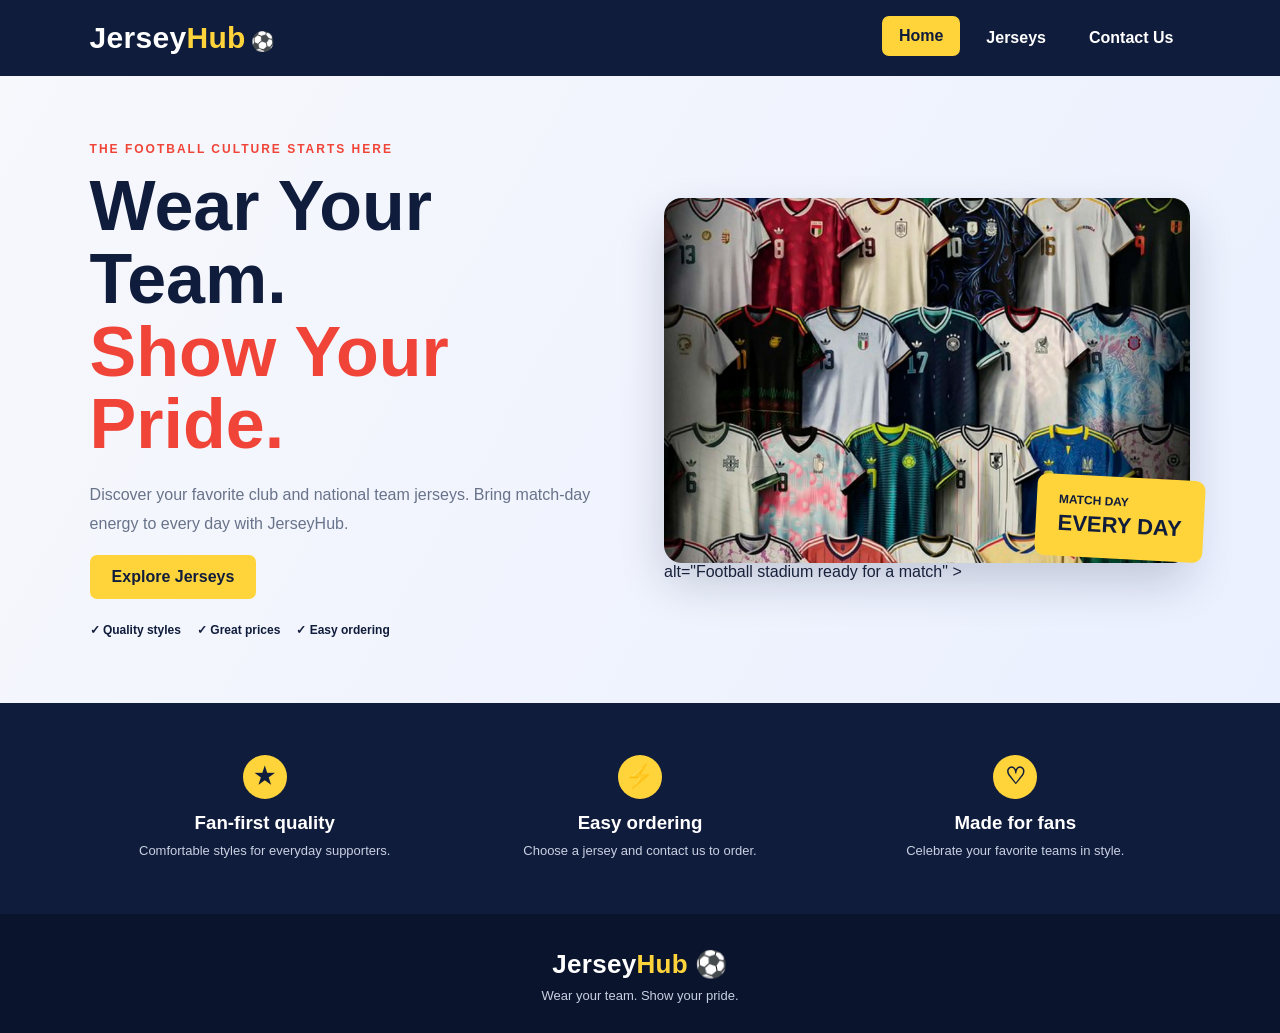
<file: JerseyHub/index.html>
<html lang="en">

<head>
    <meta charset="UTF-8">
    <meta name="viewport" content="width=device-width, initial-scale=1.0">
    <title>JerseyHub | Football Jerseys</title>

    <link rel="stylesheet" href="style.css">
    <script src="script.js" defer></script>
</head>

<body>
    <!-- Name:Jahratul Jannah Easha | ID: 2311967-->


    <div class="site-header">

        <a class="logo" href="index.html">
            Jersey<span>Hub</span><b>⚽</b>
        </a>

        <div class="navbar">
            <a class="active" href="index.html">Home</a>
            <a href="products.html">Jerseys</a>
            <a href="contact.html">Contact Us</a>
        </div>

    </div>


    <div class="hero">

        <div class="hero-copy">

            <p class="eyebrow">
                THE FOOTBALL CULTURE STARTS HERE
            </p>

            <h1>
                Wear Your Team.<br>
                <span>Show Your Pride.</span>
            </h1>

            <p class="hero-text">
                Discover your favorite club and national team jerseys.
                Bring match-day energy to every day with JerseyHub.
            </p>

            <button class="btn btn-yellow" onclick="goToProducts()">
                Explore Jerseys
            </button>

            <div class="hero-points">
                <span>✓ Quality styles</span>
                <span>✓ Great prices</span>
                <span>✓ Easy ordering</span>
            </div>

        </div>


        <div class="hero-visual">

            <img
                src="pictures/football.jpg" alt="Football">
                alt="Football stadium ready for a match"
            >

            <div class="floating-tag">
                MATCH DAY<br>
                <strong>EVERY DAY</strong>
            </div>

        </div>

    </div>


    <div class="benefits">

        <div>
            <span class="benefit-icon">★</span>
            <h3>Fan-first quality</h3>
            <p>Comfortable styles for everyday supporters.</p>
        </div>

        <div>
            <span class="benefit-icon">⚡</span>
            <h3>Easy ordering</h3>
            <p>Choose a jersey and contact us to order.</p>
        </div>

        <div>
            <span class="benefit-icon">♡</span>
            <h3>Made for fans</h3>
            <p>Celebrate your favorite teams in style.</p>
        </div>

    </div>


    <div class="site-footer">

        <a class="logo footer-logo" href="index.html">
            Jersey<span>Hub</span> ⚽
        </a>

        <p>Wear your team. Show your pride.</p>


    </div>

</body>
</html>
</file>
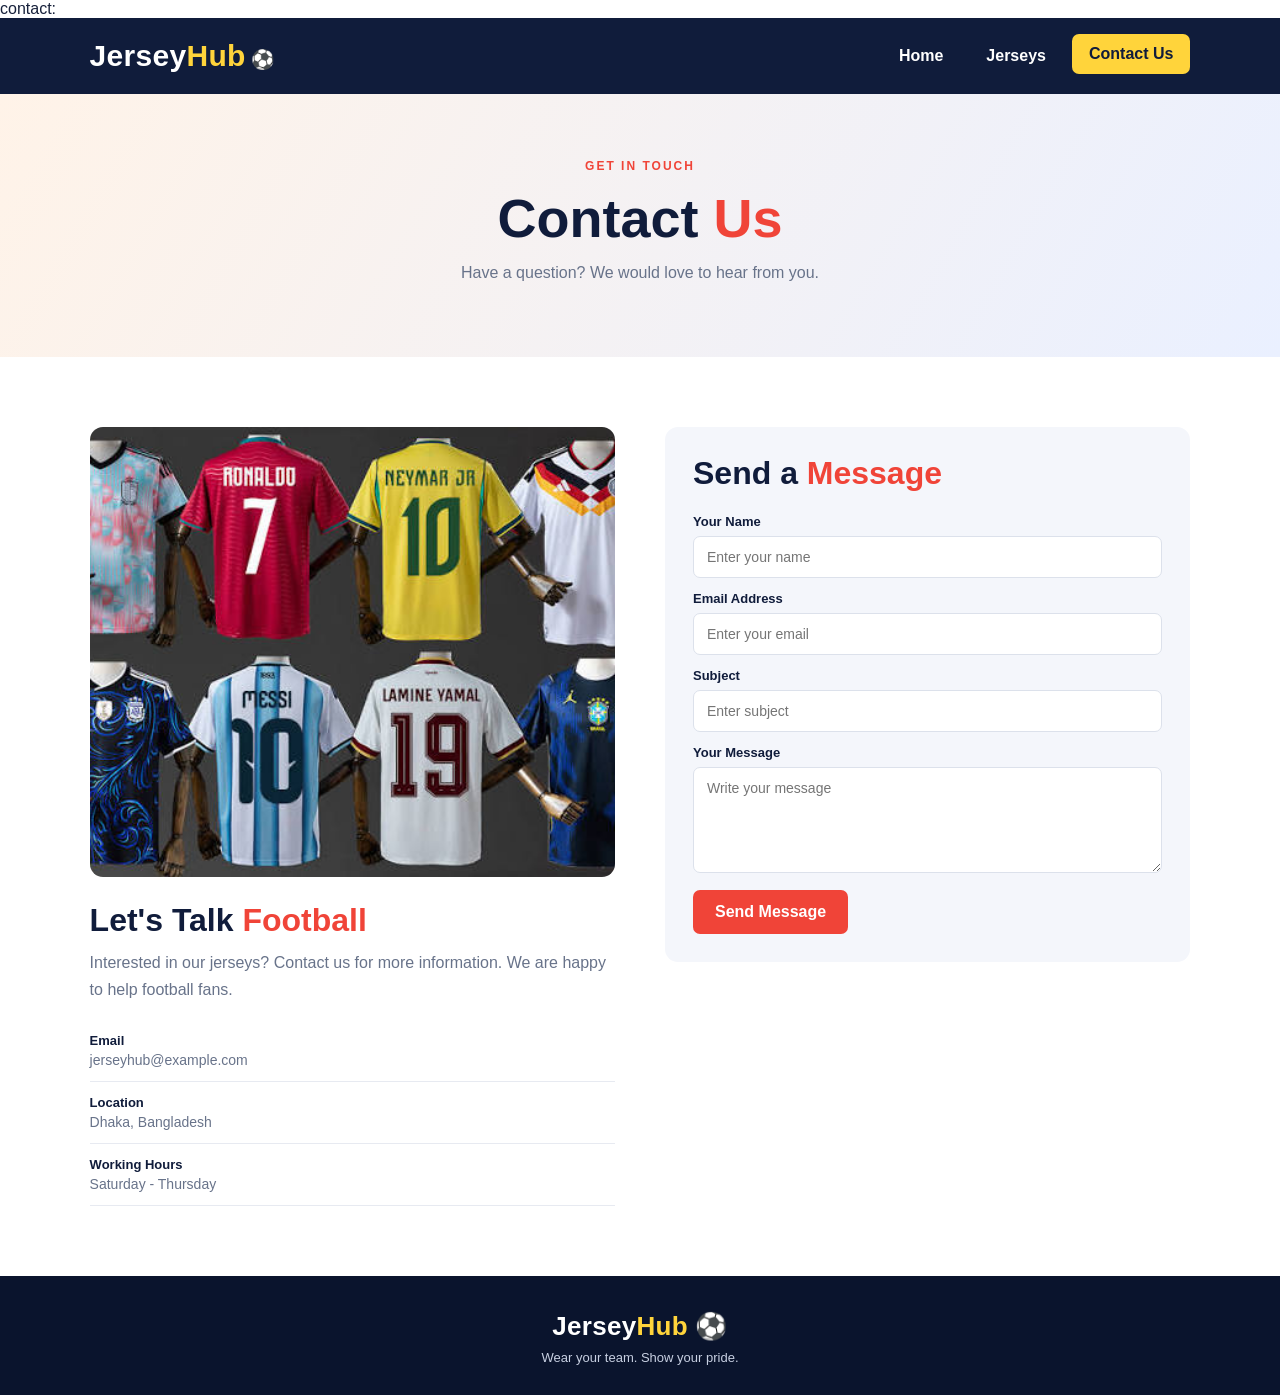
<file: JerseyHub/contact.html>
contact: <!DOCTYPE html>
<html lang="en">
<head>
    <meta charset="UTF-8">
    <meta name="viewport" content="width=device-width, initial-scale=1.0">
    <title>Contact Us | JerseyHub</title>
    <link rel="stylesheet" href="style.css">
    <script src="script.js" defer></script>
</head>

<body>

    <!-- Name:Jahratul Jannah Easha | ID: 2311967-->

    <div class="site-header">

        <a class="logo" href="index.html">Jersey<span>Hub</span><b>⚽</b></a>

        <div class="navbar" aria-label="Main navigation">
            <a href="index.html">Home</a>
            <a href="products.html">Jerseys</a>
            <a class="active" href="contact.html">Contact Us</a>
        </div>

    </div>


    <div class="page-banner contact-banner">
        <p class="eyebrow">GET IN TOUCH</p>
        <h1>Contact <span>Us</span></h1>
        <p>Have a question? We would love to hear from you.</p>
    </div>


    <div class="section contact-layout">

        <div class="contact-side">

            <img src="pictures/image.jpg" alt="Football Jersey">

            <h2>Let's Talk <span>Football</span></h2>

            <p>
                Interested in our jerseys? Contact us for more information.
                We are happy to help football fans.
            </p>

            <div class="contact-detail">
                <b>Email</b>
                <span>jerseyhub@example.com</span>
            </div>

            <div class="contact-detail">
                <b>Location</b>
                <span>Dhaka, Bangladesh</span>
            </div>

            <div class="contact-detail">
                <b>Working Hours</b>
                <span>Saturday - Thursday</span>
            </div>

        </div>


        <form class="contact-form" onsubmit="return submitContact(event)">

            <h2>Send a <span>Message</span></h2>

            <label for="fullName">Your Name</label>
            <input type="text" id="fullName" name="fullName" placeholder="Enter your name" required>

            <label for="email">Email Address</label>
            <input type="email" id="email" name="email" placeholder="Enter your email" required>

            <label for="subject">Subject</label>
            <input type="text" id="subject" name="subject" placeholder="Enter subject" required>

            <label for="message">Your Message</label>
            <textarea id="message" name="message" rows="5" placeholder="Write your message" required></textarea>

            <button type="submit" class="btn">Send Message</button>

            

        </form>

    </div>


    <div class="site-footer">

        <a class="logo footer-logo" href="index.html">Jersey<span>Hub</span> ⚽</a>

        <p>Wear your team. Show your pride.</p>


    </div>

</body>
</html>
</file>
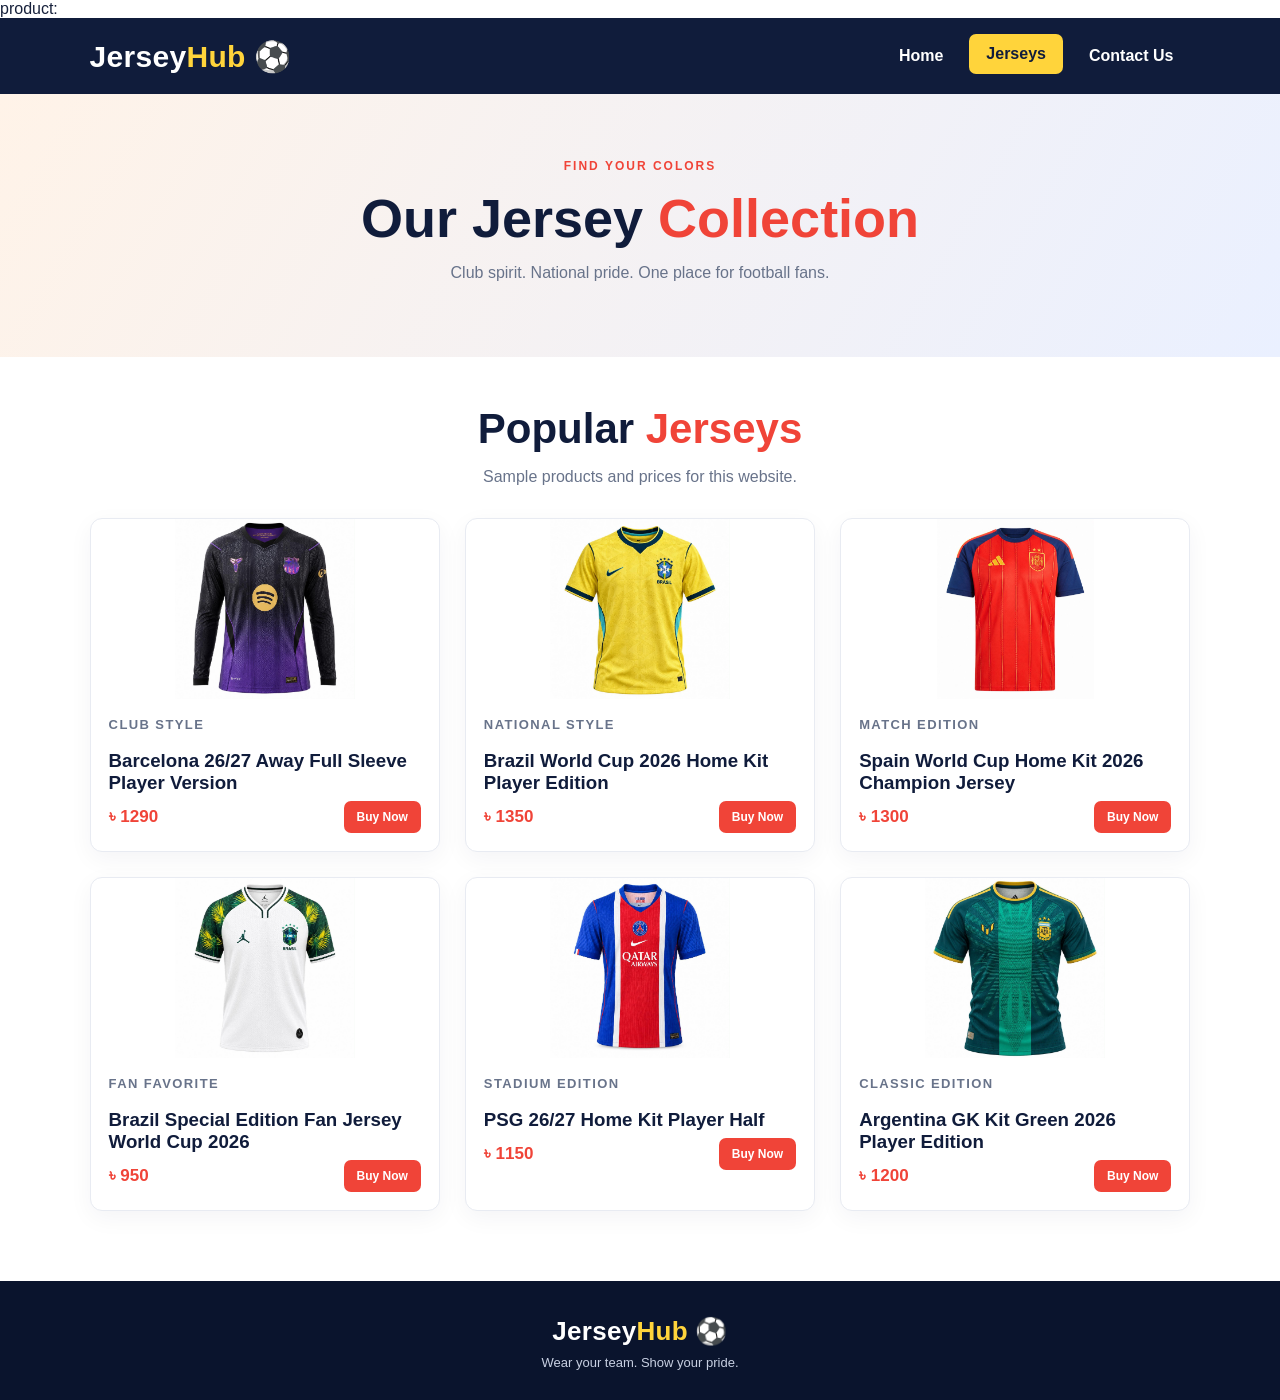
<file: JerseyHub/products.html>
product: <!DOCTYPE html>
<html lang="en">
<head>
    <meta charset="UTF-8">
    <meta name="viewport" content="width=device-width, initial-scale=1.0">
    <title>Jerseys | JerseyHub</title>
    <link rel="stylesheet" href="style.css">
    <script src="script.js" defer></script>
</head>

<body>

    <!-- Name:Jahratul Jannah Easha | ID: 2311967-->
    

    <div class="site-header">
        <a class="logo" href="index.html">Jersey<span>Hub</span> ⚽</a>

        <div class="navbar">
            <a href="index.html">Home</a>
            <a class="active" href="products.html">Jerseys</a>
            <a href="contact.html">Contact Us</a>
        </div>
    </div>

    <div class="page-banner">
        <p class="eyebrow">FIND YOUR COLORS</p>
        <h1>Our Jersey <span>Collection</span></h1>
        <p>Club spirit. National pride. One place for football fans.</p>
    </div>

    <div class="section products-section">

        <div class="section-heading compact-heading">
            <h2>Popular <span>Jerseys</span></h2>
            <p>Sample products and prices for this website.</p>
        </div>
    <div class="product-grid">

            <div class="product-card">
                <img src="pictures/jersey1.jpg" alt="Football Jersey">
                <div class="product-info">
                    <p class="product-type">CLUB STYLE</p>
                    <h3>Barcelona 26/27 Away Full Sleeve Player Version</h3>
                    <div class="product-bottom">
                        <strong>৳ 1290</strong>
                        <button class="btn btn-small" onclick="buyJersey('Royal White Jersey')">Buy Now</button>
                    </div>
                </div>
            </div>

            <div class="product-card">
                <img src="pictures/jersey2.jpg" alt="Football Jersey">
                <div class="product-info">
                    <p class="product-type">NATIONAL STYLE</p>
                    <h3>Brazil World Cup 2026 Home Kit Player Edition</h3>
                    <div class="product-bottom">
                        <strong>৳ 1350</strong>
                        <button class="btn btn-small" onclick="buyJersey('Green Victory Jersey')">Buy Now</button>
                    </div>
                </div>
            </div>

            <div class="product-card">
                <img src="pictures/jersey3.jpg" alt="Football Jersey">
                <div class="product-info">
                    <p class="product-type">MATCH EDITION</p>
                    <h3>Spain World Cup Home Kit 2026 Champion Jersey</h3>
                    <div class="product-bottom">
                        <strong>৳ 1300</strong>
                        <button class="btn btn-small" onclick="buyJersey('Blue Match Jersey')">Buy Now</button>
                    </div>
                </div>
            </div>

            <div class="product-card">
                <img src="pictures/jersey4.jpg" alt="Football Jersey">
                <div class="product-info">
                    <p class="product-type">FAN FAVORITE</p>
                    <h3>Brazil Special Edition Fan Jersey World Cup 2026</h3>
                    <div class="product-bottom">
                        <strong>৳ 950</strong>
                        <button class="btn btn-small" onclick="buyJersey('Red Power Jersey')">Buy Now</button>
                    </div>
                </div>
            </div>

            <div class="product-card">
                <img src="pictures/jersey5.jpg" alt="Football Jersey">
                <div class="product-info">
                    <p class="product-type">STADIUM EDITION</p>
                    <h3>PSG 26/27 Home Kit Player Half</h3>
                    <div class="product-bottom">
                        <strong>৳ 1150</strong>
                        <button class="btn btn-small" onclick="buyJersey('Night Game Jersey')">Buy Now</button>
                    </div>
                </div>
            </div>

            <div class="product-card">
                <img src="pictures/jersey6.jpg" alt="Football Jersey">
                <div class="product-info">
                    <p class="product-type">CLASSIC EDITION</p>
                    <h3>Argentina GK Kit Green 2026 Player Edition</h3>
                    <div class="product-bottom">
                        <strong>৳ 1200</strong>
                        <button class="btn btn-small" onclick="buyJersey('Retro Fan Jersey')">Buy Now</button>
                    </div>
                </div>
            </div>

        </div>


    </div>

    <div class="site-footer">
        <a class="logo footer-logo" href="index.html">Jersey<span>Hub</span> ⚽</a>
        <p>Wear your team. Show your pride.</p>
    </div>

</body>
</html>
</file>
<file: JerseyHub/style.css>
:root {
    --navy: #101c3b;
    --blue: #2457d6;
    --red: #f04438;
    --yellow: #ffd43b;
    --ink: #17213b;
    --muted: #68738a;
    --light: #f4f6fb;
    --white: #fff;
}

* {
    box-sizing: border-box;
}

html {
    scroll-behavior: smooth;
}

body {
    margin: 0;
    font-family: 'DM Sans', Arial, sans-serif;
    color: var(--ink);
    background: var(--white);
}

img {
    display: block;
    max-width: 100%;
}

/* Header */
.site-header {
    min-height: 76px;
    padding: 14px 7%;
    display: flex;
    align-items: center;
    justify-content: space-between;
    gap: 24px;
    background: var(--navy);
}

.logo {
    color: white;
    text-decoration: none;
    font-family: 'Oswald', sans-serif;
    font-size: 30px;
    font-weight: 700;
    letter-spacing: .3px;
}

.logo span {
    color: var(--yellow);
}

.logo b {
    font-size: 19px;
    margin-left: 5px;
}

.navbar {
    display: flex;
    align-items: center;
    gap: 9px;
}

.navbar a {
    color: #fff;
    text-decoration: none;
    font-weight: 700;
    padding: 11px 17px;
    border-radius: 7px;
    transition: background .25s, color .25s, transform .25s;
}

.navbar a:hover,
.navbar a.active {
    background: var(--yellow);
    color: var(--navy);
    transform: translateY(-2px);
}

.hero {
    padding: 66px 7%;
    min-height: 510px;
    display: flex;
    align-items: center;
    justify-content: space-between;
    gap: 48px;
    background: linear-gradient(120deg, #f7f8fc 0%, #eaf0ff 100%);
}

.hero-copy {
    flex: 1 1 48%;
    max-width: 590px;
}

.eyebrow {
    color: var(--red);
    font-size: 12px;
    font-weight: 800;
    letter-spacing: 2px;
    margin: 0 0 14px;
}

h1, h2, h3, p {
    margin-top: 0;
}

h1, h2 {
    font-family: 'Oswald', sans-serif;
}

.hero h1 {
    color: var(--navy);
    font-size: clamp(42px, 6vw, 70px);
    line-height: 1.04;
    margin-bottom: 20px;
}

.hero h1 span,
.section-heading h2 span,
.page-banner h1 span,
.contact-side h2 span,
.contact-form h2 span {
    color: var(--red);
}

.hero-text {
    max-width: 510px;
    color: var(--muted);
    line-height: 1.8;
    font-size: 16px;
}

.btn {
    border: 0;
    border-radius: 7px;
    background: var(--red);
    color: white;
    padding: 13px 22px;
    font: inherit;
    font-weight: 800;
    cursor: pointer;
    transition: transform .2s, background .2s, box-shadow .2s;
}

.btn:hover {
    background: #cf3029;
    transform: translateY(-2px);
    box-shadow: 0 8px 18px #f0443838;
}

.btn-yellow {
    background: var(--yellow);
    color: var(--navy);
}

.btn-yellow:hover {
    background: #f4c51e;
}

.hero-visual {
    flex: 1 1 48%;
    position: relative;
    max-width: 590px;
}

.hero-visual img {
    width: 100%;
    height: 365px;
    object-fit: cover;
    border-radius: 18px;
    box-shadow: 0 20px 45px #101c3b30;
}

.floating-tag {
    position: absolute;
    right: -14px;
    bottom: 22px;
    padding: 17px 22px;
    background: var(--yellow);
    color: var(--navy);
    font-size: 12px;
    line-height: 1.4;
    font-weight: 700;
    border-radius: 10px;
    transform: rotate(3deg);
}

.floating-tag strong {
    font-family: 'Oswald', sans-serif;
    font-size: 22px;
}

.hero-points {
    display: flex;
    flex-wrap: wrap;
    gap: 16px;
    margin-top: 24px;
    color: var(--navy);
    font-size: 12px;
    font-weight: 700;
}

.section {
    padding: 70px 7%;
}

.section-heading {
    text-align: center;
    margin: 0 auto 35px;
    max-width: 650px;
}

.section-heading h2,
.page-banner h1 {
    font-size: 42px;
    color: var(--navy);
    margin-bottom: 10px;
}

.section-heading > p:last-child,
.page-banner > p:last-child {
    color: var(--muted);
    line-height: 1.7;
}

/* Featured Products */
.featured-row {
    display: flex;
    gap: 25px;
}

.feature-card {
    flex: 1;
    display: flex;
    align-items: center;
    gap: 20px;
    padding: 15px;
    background: var(--light);
    border-radius: 13px;
}

.feature-card img {
    width: 44%;
    height: 185px;
    object-fit: cover;
    border-radius: 9px;
}

.feature-card h3 {
    margin-bottom: 7px;
    color: var(--navy);
}

.feature-card p {
    color: var(--muted);
    font-size: 13px;
    margin-bottom: 12px;
}

.feature-card strong {
    color: var(--red);
    font-size: 18px;
}

/* Benefits */
.benefits {
    padding: 42px 7%;
    display: grid;
    grid-template-columns: repeat(3, 1fr);
    gap: 25px;
    background: var(--navy);
    color: white;
    text-align: center;
}

.benefits > div {
    padding: 10px 20px;
}

.benefit-icon {
    display: inline-grid;
    place-items: center;
    width: 44px;
    height: 44px;
    border-radius: 50%;
    background: var(--yellow);
    color: var(--navy);
    font-size: 23px;
    font-weight: 800;
}

.benefits h3 {
    margin: 13px 0 7px;
}

.benefits p {
    margin: 0;
    color: #c8d0e2;
    font-size: 13px;
    line-height: 1.6;
}

/* Page Banner */
.page-banner {
    text-align: center;
    padding: 65px 7% 55px;
    background: linear-gradient(120deg, #fff3e8, #eaf0ff);
}

.page-banner h1 {
    font-size: clamp(38px, 5vw, 54px);
    margin-bottom: 10px;
}

.products-section {
    padding-top: 48px;
}

.compact-heading {
    margin-bottom: 28px;
}

/* Product Grid */
.product-grid {
    display: grid;
    grid-template-columns: repeat(3, minmax(0, 1fr));
    gap: 25px;
}

.product-card {
    overflow: hidden;
    background: white;
    border-radius: 12px;
    border: 1px solid #e8ebf2;
    box-shadow: 0 7px 24px #101c3b0c;
    transition: transform .25s, box-shadow .25s;
}

.product-card:hover {
    transform: translateY(-5px);
    box-shadow: 0 15px 30px #101c3b18;
}

.product-card img {
    width: 100%;
    height: 180px;
    object-fit: contain;
    display: block;
    margin: auto;
}

.product-info {
    padding: 18px;
}

.product-type {
    color: var(--blue);
    font-size: 10px;
    font-weight: 800;
    letter-spacing: 1.4px;
}

.product-info h3 {
    margin: 7px 0;
    color: var(--navy);
}

.product-info p {
    color: var(--muted);
    font-size: 13px;
    min-height: 20px;
}

.product-bottom {
    display: flex;
    align-items: center;
    justify-content: space-between;
    gap: 10px;
}

.product-bottom strong {
    color: var(--red);
    font-size: 17px;
}

.btn-small {
    padding: 9px 13px;
    font-size: 12px;
}

.notice {
    text-align: center;
    color: var(--muted);
    font-size: 12px;
    margin: 28px 0 0;
}

/* Contact */
.contact-layout {
    display: grid;
    grid-template-columns: 1fr 1fr;
    gap: 50px;
    align-items: start;
}

.contact-side > img {
    width: 100%;
    height: 450px;
    object-fit: cover;
    border-radius: 13px;
    margin-bottom: 25px;
}

.contact-side h2,
.contact-form h2 {
    font-size: 32px;
    color: var(--navy);
    margin-bottom: 10px;
}

.contact-side > p {
    color: var(--muted);
    line-height: 1.7;
}

.contact-detail {
    display: flex;
    flex-direction: column;
    gap: 4px;
    padding: 13px 0;
    border-bottom: 1px solid #e7eaf1;
}

.contact-detail b {
    color: var(--navy);
    font-size: 13px;
}

.contact-detail span {
    color: var(--muted);
    font-size: 14px;
}

.contact-form {
    padding: 28px;
    background: var(--light);
    border-radius: 13px;
}

.contact-form h2 {
    margin-bottom: 22px;
}

.contact-form label {
    display: block;
    margin: 13px 0 7px;
    color: var(--navy);
    font-size: 13px;
    font-weight: 700;
}

.contact-form input,
.contact-form textarea {
    width: 100%;
    border: 1px solid #dce1eb;
    border-radius: 7px;
    padding: 12px 13px;
    font: inherit;
    font-size: 14px;
    background: white;
    outline: none;
}

.contact-form input:focus,
.contact-form textarea:focus {
    border-color: var(--blue);
    box-shadow: 0 0 0 3px #2457d618;
}

.contact-form textarea {
    resize: vertical;
}

.contact-form button {
    margin-top: 17px;
}

.form-note {
    color: var(--muted);
    font-size: 11px;
    margin: 12px 0 0;
}

/* Footer */
.site-footer {
    text-align: center;
    padding: 35px 7% 22px;
    background: #0a142d;
    color: #c8d0e2;
}

.footer-logo {
    font-size: 26px;
}

.site-footer > p {
    margin: 8px 0;
    font-size: 13px;
}

.copyright {
    border-top: 1px solid #26324f;
    padding-top: 18px;
    margin-top: 22px !important;
    color: #8e9ab4;
    font-size: 11px !important;
}

@media (max-width: 850px) {
    .hero {
        gap: 30px;
        padding-top: 48px;
        padding-bottom: 48px;
    }

    .hero-visual img {
        height: 300px;
    }

    .product-grid {
        grid-template-columns: repeat(2, minmax(0, 1fr));
    }

    .contact-layout {
        gap: 28px;
    }
}

@media (max-width: 620px) {
    .site-header {
        flex-direction: column;
        gap: 10px;
        padding: 15px 4%;
    }

    .navbar {
        width: 100%;
        justify-content: center;
        gap: 2px;
    }

    .navbar a {
        padding: 9px 11px;
        font-size: 13px;
    }

    .hero {
        flex-direction: column;
        align-items: stretch;
        padding: 42px 6%;
    }

    .hero-visual {
        max-width: none;
    }

    .hero-visual img {
        height: 240px;
    }

    .floating-tag {
        right: 5px;
    }

    .section {
        padding: 48px 6%;
    }

    .featured-row {
        flex-direction: column;
    }

    .feature-card img {
        height: 145px;
    }

    .benefits {
        grid-template-columns: 1fr;
        gap: 12px;
        padding: 35px 6%;
    }

    .product-grid {
        grid-template-columns: 1fr;
    }

    .product-card > img {
        height: 230px;
    }

    .contact-layout {
        grid-template-columns: 1fr;
    }

    .contact-form {
        padding: 21px;
    }

    .section-heading h2,
    .page-banner h1 {
        font-size: 35px;
    }
}
</file>
